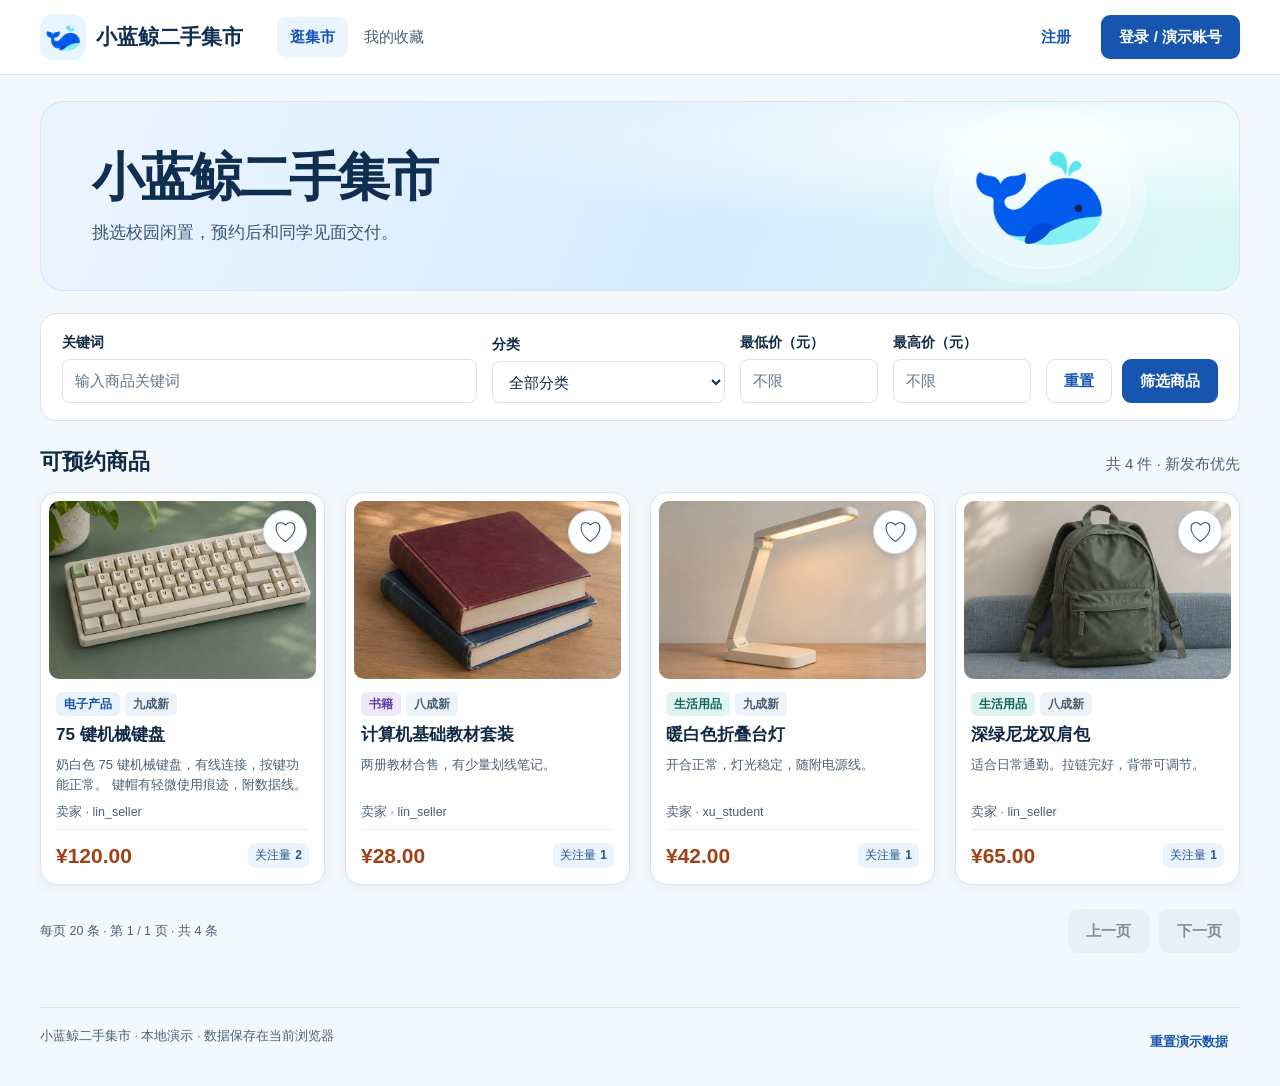
<file: 实验二/web/index.html>
<!doctype html>
<html lang="zh-CN">
<head>
  <meta charset="utf-8">
  <meta name="viewport" content="width=device-width, initial-scale=1">
  <meta name="theme-color" content="#eaf5fb">
  <title>小蓝鲸二手集市</title>
  <link rel="icon" type="image/png" href="assets/blue-whale.png">
  <link rel="stylesheet" href="styles.css">
  <script defer src="demo.js"></script>
  <script defer src="app.js"></script>
</head>
<body>
  <a class="skip" href="#content" data-skip>跳到主要内容</a>
  <div id="site">
    <main class="wrap boot"><h1>小蓝鲸二手集市</h1><p>正在加载校园二手集市。</p></main>
  </div>
  <noscript><p class="wrap">请启用浏览器的 JavaScript，再重新打开此页面。</p></noscript>
  <dialog id="action-dialog" aria-labelledby="dialog-title"></dialog>
  <div id="notice" class="toast" role="status" aria-live="polite" hidden></div>
</body>
</html>
</file>
<file: 实验二/web/styles.css>
:root {
  color-scheme: light;
  --ink: #102945;
  --muted: #4b6178;
  --primary: #1756b0;
  --primary-hover: #11458f;
  --navy: #102e50;
  --sky: #eaf4ff;
  --bg: #f3f8fc;
  --paper: #fff;
  --line: #d5e3ef;
  --green: #12624f;
  --red: #a5324c;
  --price: #a04117;
  --radius: 16px;
  font: 15px/1.6 Inter, "Microsoft YaHei UI", "PingFang SC", sans-serif;
}

*, *::before, *::after { box-sizing: border-box; }
body { margin: 0; background: var(--bg); color: var(--ink); }
img { display: block; width: 100%; }
button, select, input, textarea { font: inherit; }
button, a, select, summary { -webkit-tap-highlight-color: transparent; }
a { color: var(--primary); text-decoration: none; }
a:hover { text-decoration: underline; text-underline-offset: 4px; }
button { cursor: pointer; }
button:disabled { cursor: not-allowed; }
button:focus-visible, a:focus-visible, input:focus-visible, textarea:focus-visible,
select:focus-visible, summary:focus-visible { outline: 3px solid #3484e3; outline-offset: 2px; }
h1, h2, h3, p { margin: 0; }
h1 { font-size: clamp(30px, 4vw, 42px); line-height: 1.2; letter-spacing: -.04em; }
h2 { font-size: 22px; line-height: 1.35; }
h3 { font-size: 17px; line-height: 1.45; }
small, .muted { color: var(--muted); }
[hidden] { display: none !important; }
.skip { position: fixed; top: -100px; left: 16px; z-index: 10; padding: 10px 16px; background: var(--paper); }
.skip:focus { top: 8px; }
.wrap { width: min(1328px, calc(100% - 80px)); margin-inline: auto; }
.boot { padding-top: 80px; }
.header { background: var(--paper); border-bottom: 1px solid var(--line); }
.header-inner { min-height: 74px; display: flex; align-items: center; gap: 34px; padding-block: 10px; }
.brand { display: inline-flex; align-items: center; gap: 10px; color: var(--navy); font-weight: 750; font-size: 21px; white-space: nowrap; }
.brand:hover { text-decoration: none; }
.brand-mark { width: 46px; height: 46px; display: grid; place-items: center; border-radius: 14px; background: #e8f5ff; }
.brand-mark img { width: 37px; height: 37px; object-fit: contain; }
.nav { display: flex; align-items: center; flex-wrap: wrap; gap: 3px; }
.nav a { display: block; padding: 8px 13px; color: var(--muted); border-radius: 9px; white-space: nowrap; }
.nav a:hover { background: var(--bg); text-decoration: none; }
.nav a[aria-current="page"] { background: var(--sky); color: var(--primary); font-weight: 650; }
.account { display: flex; align-items: center; gap: 12px; margin-left: auto; white-space: nowrap; }
.account-name { max-width: 12em; overflow: hidden; text-overflow: ellipsis; font-size: 14px; font-weight: 650; }
.avatar { display: inline-grid; place-items: center; width: 34px; height: 34px; border-radius: 50%; background: var(--sky); color: var(--primary); }
.btn { display: inline-flex; min-height: 42px; align-items: center; justify-content: center; gap: 7px; border: 1px solid transparent; padding: 9px 17px; border-radius: 9px; font-weight: 650; white-space: nowrap; background: var(--primary); color: #fff; }
.btn:hover { background: var(--primary-hover); text-decoration: none; }
.btn.secondary { background: var(--paper); border-color: var(--line); color: var(--primary); }
.btn.secondary:hover { background: var(--sky); }
.btn.ghost { background: transparent; color: var(--primary); }
.btn.ghost:hover { background: var(--sky); }
.btn.danger { background: var(--red); color: #fff; }
.btn.danger:hover { background: #86243a; }
.btn:disabled { opacity: .7; color: var(--muted); background: #e4edf6; border-color: transparent; }
.btn.small { min-height: 34px; padding: 5px 11px; font-size: 13px; }
.actions { display: flex; align-items: center; flex-wrap: wrap; gap: 10px; }
.actions.end { justify-content: flex-end; }
.actions.spread { justify-content: space-between; }
.hero {
  display: grid; grid-template-columns: minmax(0, 1fr) minmax(155px, .38fr); gap: 24px;
  align-items: center; min-height: 188px; color: var(--navy); margin-top: 26px;
  padding: 24px clamp(24px, 4vw, 56px); border: 1px solid #d0e5f7; border-radius: 24px;
  background: radial-gradient(ellipse at 85% 18%, #f8ffff 0%, transparent 44%),
    linear-gradient(112deg, #eaf4ff 6%, #d7ebff 57%, #d8f7f1 100%);
  overflow: hidden;
}
.hero h1 { font-size: clamp(34px, 4.1vw, 52px); letter-spacing: -.055em; }
.hero p { color: #375777; font-size: 17px; margin-top: 11px; }
.hero-copy { position: relative; z-index: 1; }
.hero-mark { position: relative; isolation: isolate; display: grid; place-items: center; min-width: 0; }
.hero-mark::before {
  content: ""; position: absolute; z-index: -1; width: min(100%, 180px); aspect-ratio: 1.24;
  border: 1px solid #ffffffa6; border-radius: 50%;
  background: #ffffff6e; box-shadow: 0 0 0 16px #ffffff44;
}
.hero-mark img { width: min(100%, 184px); height: 140px; object-fit: contain; }
.panel { min-width: 0; background: var(--paper); border: 1px solid var(--line); border-radius: var(--radius); padding: 22px 25px; }
.filters { display: grid; grid-template-columns: minmax(160px, 2.4fr) minmax(120px, 1.35fr) minmax(90px, .8fr) minmax(90px, .8fr) auto; gap: 15px; align-items: end; margin: 22px 0 26px; padding: 17px 21px; }
.filters.compact { grid-template-columns: repeat(auto-fit, minmax(125px, 1fr)); margin-block: 0 18px; }
.filters .error { grid-column: 1 / -1; }
.field { display: grid; gap: 6px; min-width: 0; }
.field > span:first-child { font-weight: 650; font-size: 14px; }
input:not([type="checkbox"]), select, textarea { width: 100%; min-width: 0; min-height: 42px; border: 1px solid var(--line); border-radius: 8px; padding: 9px 12px; background: var(--paper); color: var(--ink); }
textarea { min-height: 108px; resize: vertical; }
input::placeholder, textarea::placeholder { color: #61768b; }
input[type="checkbox"] { accent-color: var(--primary); inline-size: 17px; block-size: 17px; }
.form-stack { display: grid; gap: 18px; }
.cols { display: grid; grid-template-columns: repeat(2, minmax(0, 1fr)); gap: 14px; }
.error { padding: 11px 14px; border: 1px solid #f2cfd2; border-radius: 9px; background: #fdf0f1; color: #872c39; }
.notice { background: var(--sky); color: #2a4d77; border-radius: 10px; padding: 13px 16px; }
.notice.good { background: #e4f5ed; color: var(--green); }
.notice.warn { background: #fff1dc; color: #784d18; }
.notice.danger { background: #faecef; color: #863642; }
.notice strong { display: block; margin-bottom: 2px; }
.heading { display: flex; align-items: end; justify-content: space-between; gap: 15px; flex-wrap: wrap; margin: 28px 0 23px; }
.heading p { margin-top: 8px; color: var(--muted); }
.section-heading { display: flex; justify-content: space-between; align-items: baseline; flex-wrap: wrap; gap: 10px; margin: 22px 0 15px; }
.cards { display: grid; grid-template-columns: repeat(4, minmax(0, 1fr)); gap: 20px; }
.product-card { position: relative; min-width: 0; display: flex; background: var(--paper); border: 1px solid var(--line); border-radius: 17px; box-shadow: 0 3px 12px #183e6310; transition: transform .15s ease, box-shadow .15s ease; }
.product-card:hover, .product-card:focus-within { transform: translateY(-2px); box-shadow: 0 10px 24px #183e631c; }
.product-card h3 { overflow-wrap: anywhere; }
.card-link { display: flex; flex: 1; flex-direction: column; min-width: 0; color: var(--ink); border-radius: inherit; }
.card-link:hover { text-decoration: none; }
.card-link:hover h3 { color: var(--primary); }
.card-media { margin: 8px 8px 0; }
.cover { aspect-ratio: 3/2; object-fit: cover; background: #e7f0f8; border-radius: 10px; }
.cover-empty { display: grid; place-items: center; color: var(--muted); }
.card-body { display: flex; flex: 1; flex-direction: column; gap: 7px; padding: 13px 15px 11px; }
.card-description {
  display: -webkit-box; -webkit-box-orient: vertical; -webkit-line-clamp: 2;
  min-height: 3.1em; overflow: hidden; overflow-wrap: anywhere;
  font-size: 13px; line-height: 1.55; color: var(--muted);
}
.card-seller { overflow-wrap: anywhere; margin-top: auto; }
.card-bottom { display: flex; align-items: center; justify-content: space-between; flex-wrap: wrap; gap: 6px; padding-top: 9px; border-top: 1px solid #e7eef5; }
.product-tags { display: flex; gap: 5px; flex-wrap: wrap; }
.tag { border-radius: 6px; background: #eef3f8; color: #445a70; font-size: 12px; font-weight: 650; line-height: 1.5; padding: 3px 8px; }
.tag.category-blue { background: #e9f2ff; color: #1853a0; }
.tag.category-violet { background: #f0e9fd; color: #6240a1; }
.tag.category-teal { background: #e0f5f2; color: #12645c; }
.tag.category-gold { background: #fff1d7; color: #795317; }
.tag.condition { background: #edf3f7; color: #455e74; }
.favorite-button {
  display: inline-grid; place-items: center; min-width: 44px; min-height: 44px; padding: 0;
  border: 1px solid #d1e0ee; border-radius: 50%; background: #fff; color: #294c71;
}
.product-card .favorite-button { position: absolute; top: 17px; right: 17px; box-shadow: 0 2px 9px #172f5229; }
.favorite-button:hover { border-color: #edb5c5; background: #fff4f7; color: var(--red); }
.favorite-button[aria-pressed="true"] { border-color: #f1bbc9; background: #ffe8ef; color: #a52650; }
.heart { font: 25px/1 "Segoe UI Symbol", sans-serif; }
.interest { display: inline-flex; align-items: baseline; gap: 4px; border-radius: 7px; background: var(--sky); color: #28558b; font-size: 12px; padding: 3px 7px; white-space: nowrap; }
.interest b { font-variant-numeric: tabular-nums; }
.saved-unavailable { display: flex; align-items: start; flex-direction: column; gap: 14px; }
.price { color: var(--price); font-weight: 750; font-variant-numeric: tabular-nums; font-size: 21px; }
.price small { font-size: 13px; margin-right: 4px; font-weight: 600; }
.price.large { font-size: 34px; }
.pagination { display: flex; justify-content: space-between; flex-wrap: wrap; align-items: center; gap: 10px; padding: 24px 0 12px; }
.empty { padding: 44px 28px; text-align: center; background: var(--paper); border: 1px dashed #caddeb; border-radius: var(--radius); }
.empty p { margin: 8px 0 17px; color: var(--muted); }
.crumb { display: inline-block; margin: 21px 0 15px; font-weight: 650; }
.split { display: grid; grid-template-columns: minmax(0, 1.25fr) minmax(0, 1fr); gap: 23px; align-items: start; }
.split.narrow { grid-template-columns: minmax(0, 1.5fr) minmax(260px, .8fr); }
.detail-photo { aspect-ratio: 3/2; }
.detail-copy { display: grid; gap: 15px; }
.detail-copy h1 { overflow-wrap: anywhere; }
.detail-meta { display: flex; align-items: center; flex-wrap: wrap; gap: 10px 16px; }
.detail-copy .price { margin-top: -4px; }
.caption { margin-top: 13px; color: var(--muted); }
.gallery { display: flex; gap: 8px; flex-wrap: wrap; margin-top: 12px; }
.thumb { border: 1px solid var(--line); border-radius: 8px; padding: 3px; width: 83px; background: var(--paper); }
.thumb[aria-pressed="true"] { border-color: var(--primary); }
.thumb img { aspect-ratio: 3/2; object-fit: cover; border-radius: 5px; }
.rule { border: 0; border-top: 1px solid var(--line); margin-block: 7px; }
.kv { display: grid; grid-template-columns: minmax(84px, 25%) minmax(0, 1fr); gap: 10px 16px; margin: 0; }
.kv dt { color: var(--muted); }
.kv dd { margin: 0; font-weight: 600; overflow-wrap: anywhere; }
.desc { white-space: pre-wrap; overflow-wrap: anywhere; color: #304760; }
.stack { display: grid; gap: 16px; }
.chip { display: inline-flex; align-items: center; width: fit-content; padding: 3px 9px; border-radius: 7px; background: #edf2f7; color: #465a70; font-size: 13px; font-weight: 650; white-space: nowrap; }
.chip.good { background: #e4f5ed; color: var(--green); }
.chip.warn { background: #fff0dc; color: #80511c; }
.chip.danger { background: #faebef; color: var(--red); }
.chip.accent { background: #eeeafa; color: #603d92; }
.chip.info { background: #e9effb; color: #31588a; }
.auth-layout { display: grid; grid-template-columns: minmax(0, .9fr) minmax(0, 1.1fr); max-width: 1050px; margin: 42px auto; border: 1px solid var(--line); border-radius: 19px; overflow: hidden; background: var(--paper); }
.auth-side { background: linear-gradient(145deg, var(--navy), #124b7a); color: #fff; padding: 34px; display: grid; align-content: center; gap: 17px; }
.auth-side img { border-radius: 10px; aspect-ratio: 3/2; object-fit: cover; }
.auth-side p { color: #dcefff; }
.auth-form { padding: clamp(22px, 4vw, 48px); }
.auth-form .heading { margin-top: 0; }
.demo-accounts { display: flex; flex-wrap: wrap; gap: 8px; }
.account-demo { padding-top: 18px; border-top: 1px solid var(--line); }
.account-demo summary { cursor: pointer; color: var(--primary); font-weight: 650; }
.account-demo p { margin: 8px 0 12px; }
.desk { display: grid; grid-template-columns: 196px minmax(0, 1fr); gap: 22px; padding-top: 28px; align-items: start; }
.side { border-radius: 15px; padding: 19px 14px; background: var(--navy); color: #fff; }
.side h2 { color: #d4eaff; margin: 0 10px 13px; font-size: 15px; }
.side a { display: block; border-radius: 8px; padding: 9px 11px; color: #edf7ff; margin: 3px 0; }
.side a:hover, .side a[aria-current="page"] { background: #224a72; text-decoration: none; }
.desk .heading { margin-top: 0; }
.desk .heading h1 { font-size: 34px; }
.table-wrap { overflow-x: auto; }
table { width: 100%; border-collapse: collapse; text-align: left; font-size: 14px; }
th, td { padding: 12px 10px; vertical-align: middle; }
th { color: var(--muted); background: #edf4fa; white-space: nowrap; }
td { border-bottom: 1px solid var(--line); }
tbody tr:last-child td { border-bottom: 0; }
td .actions { min-width: max-content; }
.row-sub { display: block; color: var(--muted); font-size: 12px; margin-top: 2px; }
.review-list { list-style: none; padding: 0; margin: 0; display: grid; gap: 8px; }
.review-list a { display: block; padding: 11px 13px; border: 1px solid var(--line); border-radius: 9px; overflow-wrap: anywhere; }
.review-list a:hover, .review-list a[aria-current="page"] { background: var(--sky); text-decoration: none; }
.item-line { display: flex; align-items: center; gap: 12px; }
.item-line img { width: 94px; aspect-ratio: 3/2; border-radius: 7px; object-fit: cover; }
.item-line div { min-width: 0; }
.subtabs { display: flex; flex-wrap: wrap; gap: 8px; margin-bottom: 16px; }
.subtabs a { padding: 8px 14px; border: 1px solid var(--line); border-radius: 8px; background: var(--paper); }
.subtabs a[aria-current="page"] { color: var(--primary); background: var(--sky); border-color: #cfe2f7; font-weight: 650; }
.timeline { list-style: none; margin: 0; padding: 0; }
.timeline li { position: relative; padding: 2px 0 13px 25px; margin-left: 5px; border-left: 2px solid var(--line); }
.timeline li::before { content: ""; position: absolute; left: -6px; top: 8px; width: 10px; height: 10px; border-radius: 50%; background: var(--primary); }
.timeline li:last-child { border-left-color: transparent; padding-bottom: 0; }
.timeline small { display: block; }
.check-line { display: flex; gap: 9px; align-items: center; font-weight: 600; }
.uploaded { display: flex; flex-wrap: wrap; gap: 9px; }
.uploaded figure { width: 108px; margin: 0; padding: 5px; border: 1px solid var(--line); border-radius: 8px; }
.uploaded img { border-radius: 5px; aspect-ratio: 3/2; object-fit: cover; }
.uploaded button { width: 100%; }
.metrics { display: grid; grid-template-columns: repeat(3, minmax(0, 1fr)); gap: 13px; }
.metric-number { font-size: 30px; font-weight: 750; color: var(--primary); display: block; margin: 5px 0; }
.status-row { display: grid; grid-template-columns: 5em minmax(25px, 1fr) 4em; gap: 8px; align-items: center; margin-top: 10px; }
.bar { background: #e8f1f8; height: 8px; border-radius: 4px; overflow: hidden; }
.bar i { display: block; height: 100%; background: #3688be; border-radius: 4px; }
.status-row span:last-child { text-align: right; font-variant-numeric: tabular-nums; }
.recovery { max-width: 720px; margin: 48px auto; }
.footer { margin: 42px 0 0; padding: 18px 0 26px; border-top: 1px solid var(--line); color: var(--muted); display: flex; gap: 10px; flex-wrap: wrap; justify-content: space-between; }
.toast { position: fixed; z-index: 5; bottom: 22px; right: 22px; max-width: min(460px, calc(100vw - 44px)); border-radius: 11px; background: var(--navy); color: #fff; padding: 12px 17px; box-shadow: 0 7px 22px #142e4b36; }
dialog { border: 1px solid var(--line); border-radius: var(--radius); color: var(--ink); background: var(--paper); width: min(500px, calc(100% - 30px)); padding: 25px; box-shadow: 0 20px 65px #142e4b32; }
dialog::backdrop { background: #102e5074; }
dialog h2 { margin-bottom: 8px; }

@media (max-width: 1100px) {
  .wrap { width: calc(100% - 48px); }
  .header-inner { gap: 12px; flex-wrap: wrap; }
  .header-inner .nav { order: 3; width: 100%; }
  .cards { grid-template-columns: repeat(3, minmax(0, 1fr)); }
  .filters { grid-template-columns: repeat(2, minmax(0, 1fr)); }
  .filters .actions { grid-column: 1 / -1; }
  .desk { grid-template-columns: 158px minmax(0, 1fr); gap: 14px; }
}

@media (max-width: 700px) {
  .wrap { width: calc(100% - 28px); }
  .header-inner { padding-block: 10px; }
  .brand { font-size: 17px; gap: 7px; }
  .brand-mark { width: 34px; height: 34px; border-radius: 11px; }
  .brand-mark img { width: 28px; height: 28px; }
  .account { gap: 4px; }
  .account .btn { padding: 6px 9px; font-size: 13px; min-height: 35px; }
  .account .avatar { display: none; }
  .account-name { max-width: 7em; font-size: 12px; }
  .nav a { padding: 6px 8px; font-size: 13px; }
  .hero { min-height: 140px; margin-top: 16px; padding: 17px 19px; gap: 10px; grid-template-columns: minmax(0, 1fr) 72px; }
  .hero h1 { font-size: clamp(25px, 6.5vw, 34px); }
  .hero-mark img { height: 85px; }
  .hero-mark::before { box-shadow: 0 0 0 7px #ffffff44; }
  .hero p { font-size: 15px; }
  .panel { padding: 16px; }
  .filters { gap: 9px; }
  .cards { grid-template-columns: repeat(2, minmax(0, 1fr)); gap: 10px; }
  .card-media { margin: 5px 5px 0; }
  .product-card .favorite-button { top: 11px; right: 11px; }
  .product-card h3 { font-size: 15px; }
  .card-body { padding: 8px 8px 9px; }
  .split, .split.narrow, .auth-layout, .desk { grid-template-columns: minmax(0, 1fr); }
  .auth-layout { margin-top: 19px; }
  .auth-side { padding: 17px; }
  .auth-side img { display: none; }
  .desk { padding-top: 18px; }
  .side { display: flex; gap: 4px; flex-wrap: wrap; align-items: center; padding: 9px; }
  .side h2 { margin: 0 7px 0 0; }
  .side a { font-size: 13px; padding: 5px 7px; }
  .metrics { grid-template-columns: 1fr; }
  .footer { margin-top: 26px; }
}

@media (max-width: 410px) {
  .account:has(.account-name) { order: 2; width: 100%; margin-left: 0; }
  .account:has(.account-name) .account-name { margin-right: auto; }
}

@media (prefers-reduced-motion: reduce) {
  *, *::before, *::after { scroll-behavior: auto !important; transition: none !important; }
}
</file>
